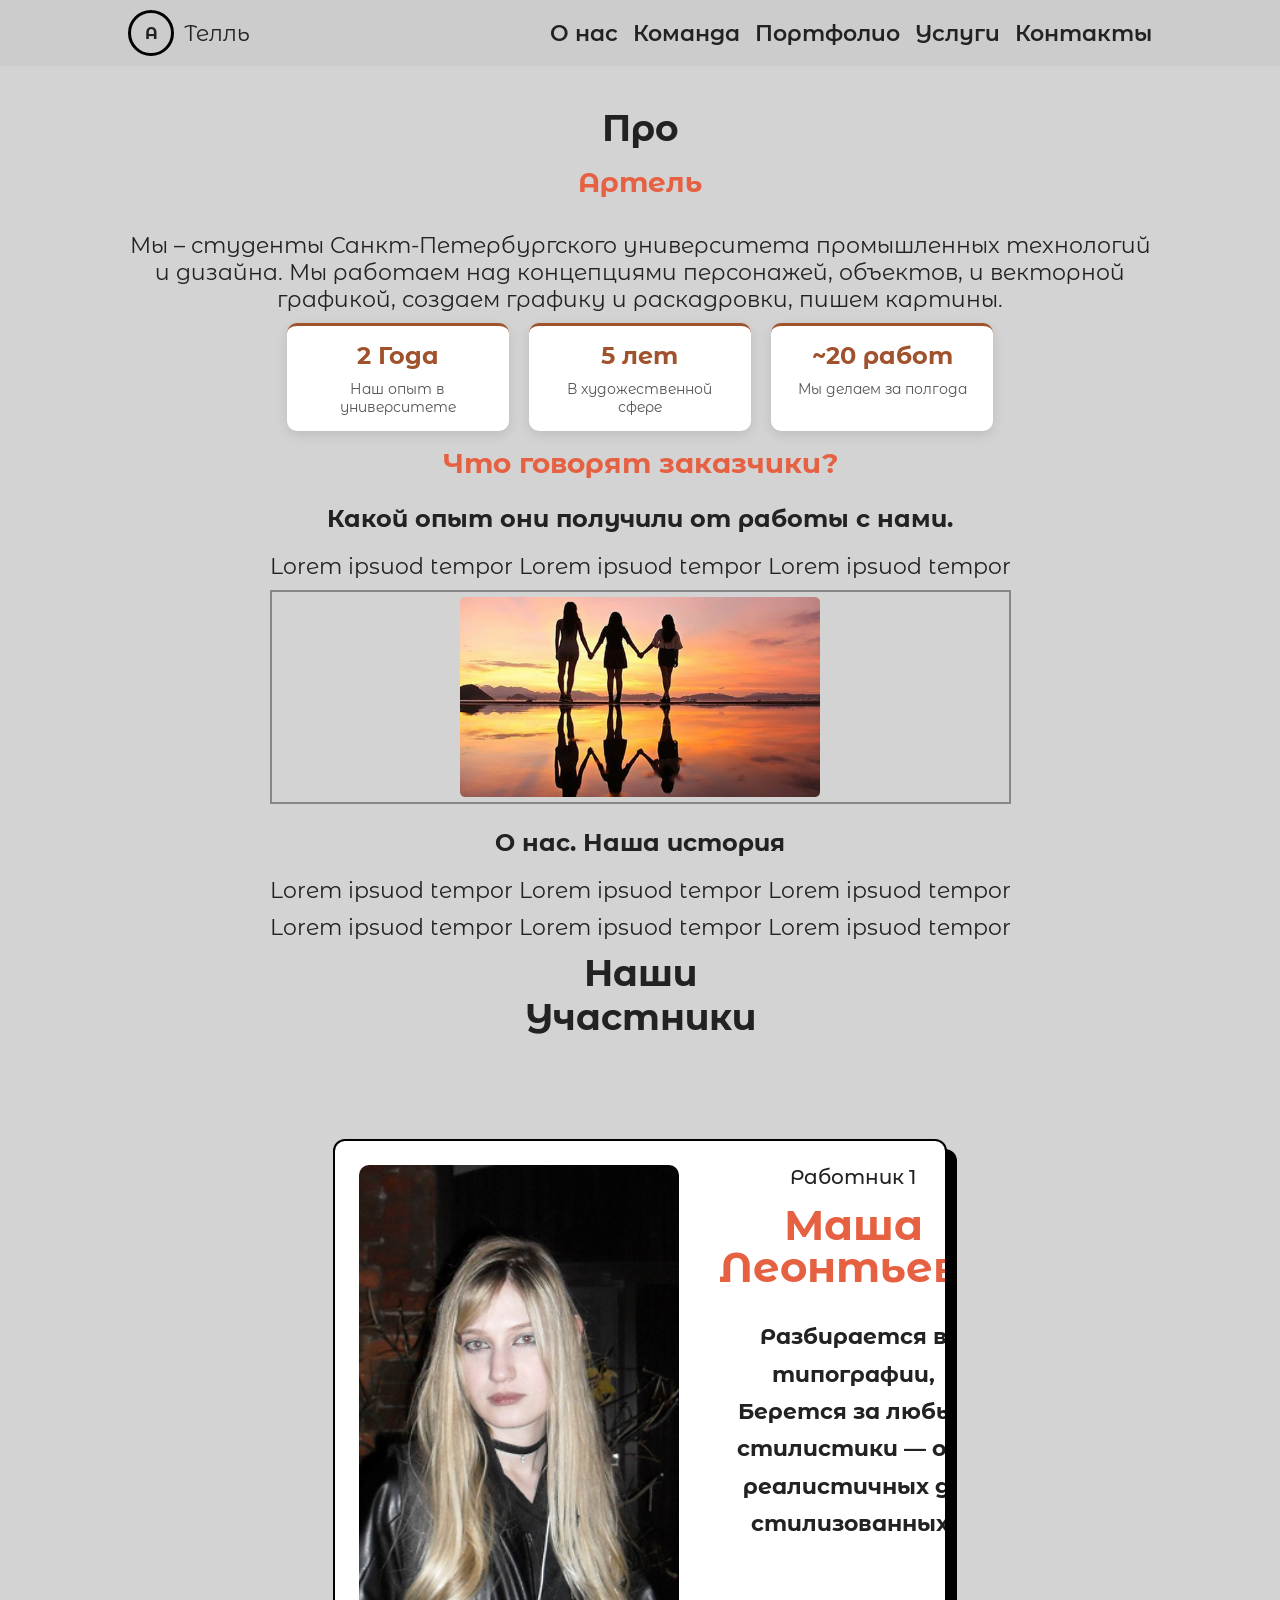
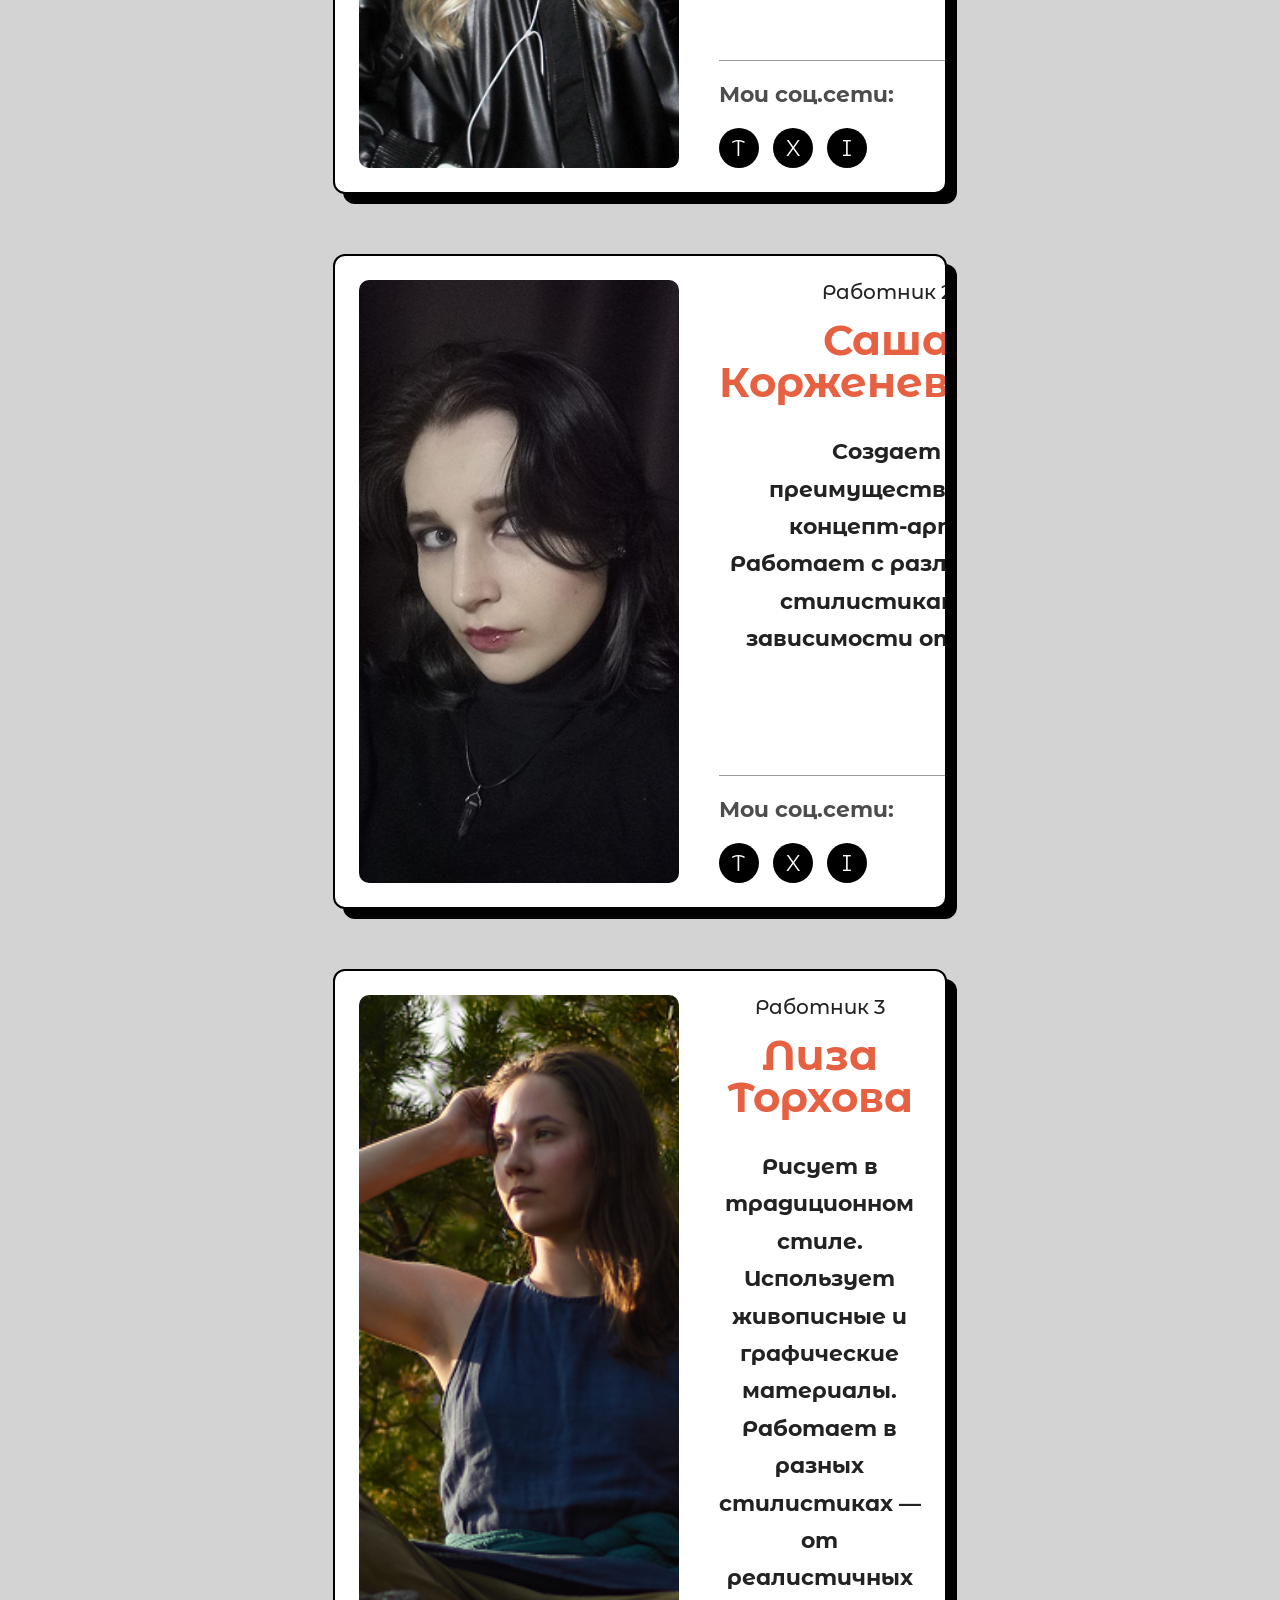
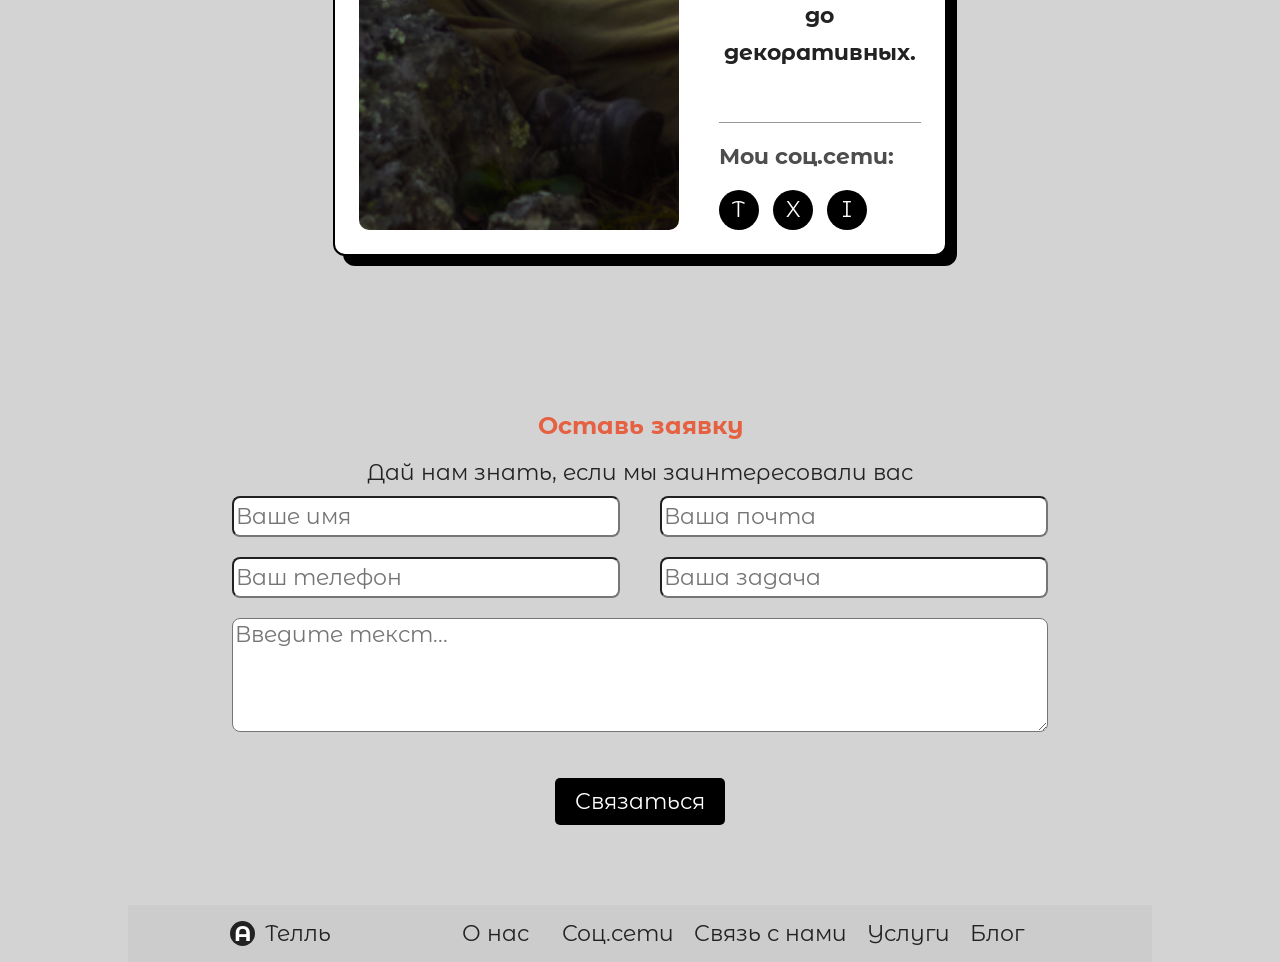
<file: page1.html>
<!DOCTYPE html>
<html lang="ru">
  <head>
    <meta charset="UTF-8" />
    <meta name="viewport" content="width=device-width, initial-scale=1.0" />
    <link rel="preconnect" href="https://fonts.googleapis.com">
    <link rel="preconnect" href="https://fonts.gstatic.com" crossorigin>
    <link href="https://fonts.googleapis.com/css2?family=Montserrat+Alternates:ital,wght@0,100;0,200;0,300;0,400;0,500;0,600;0,700;0,800;0,900;1,100;1,200;1,300;1,400;1,500;1,600;1,700;1,800;1,900&family=Onest:wght@100..900&display=swap" rel="stylesheet">
    <link href="style.css" rel="stylesheet" type="text/css">
    <title>Творческая страница</title>
    <link rel="stylesheet" href="style.css">
    </head>
  <body>
  
    <!-- Верхнее меню -->
    <header>
      <div class="container">
      
        <div class="logo">
          <div class="circle">А</div>
          <div>Телль</div>
        </div>
        <nav>
          <a href="#">О нас</a>
          <a href="page_3.html">Команда</a>
          <a href="#">Портфолио</a>
          <a href="#">Услуги</a>
          <a href="page2.html">Контакты</a>
        </nav>
      
      </div>
    </header> 
    
    <div class="container">
        <!-- Основной заголовок -->
    <div class="main-header">
      <h1>Про</h1>
      <h2>Артель</h2>
      <p>Мы – студенты Санкт-Петербургского университета промышленных технологий и дизайна. Мы работаем над концепциями персонажей, объектов, и векторной графикой, создаем графику и раскадровки, пишем картины.</p>
     <div class="container2">
    <div class="card_top">
      <div class="title">2 Года</div>
      <div class="subtitle">Наш опыт в университете</div>
    </div>
    <div class="card_top">
      <div class="title">5 лет</div>
      <div class="subtitle">В художественной сфере</div>
    </div>
    <div class="card_top">
      <div class="title">~20 работ</div>
      <div class="subtitle">Мы делаем за полгода</div>
    </div>
  </div>

    <!-- Заказчики -->
    <div class="aboutexp">
        <h2>Что говорят заказчики?</h2>
        <h3>Какой опыт они получили от работы с нами.</h3>
        <p>Lorem ipsuod tempor Lorem ipsuod tempor Lorem ipsuod tempor</p>
      <div class="image-item2"><img src="заглавная_онас.png" alt="Image main" /></div>
    </div>

    <!-- История -->
    <div class="history-section">
      <h3>О нас. Наша история</h3>
      <p>Lorem ipsuod tempor Lorem ipsuod tempor Lorem ipsuod tempor</p>   
       <p>Lorem ipsuod tempor Lorem ipsuod tempor Lorem ipsuod tempor</p>      
    </div>

    <!-- Участники -->
   <section class="hero">
    <div class="container">
        <h1>Наши Участники</h1>
    </div>
</section>

<section>
<div class="container team">

    <!-- МАША -->
    <article class="team-card">
        <div class="team-image">
            <img src="машавонас.png" alt="Маша">
        </div>
        <div class="team-content">
            <div>
                <div class="team-role">Работник 1</div>
                <h2 class="team-name">Маша Леонтьева</h2>
                <p class="team-description">
                     Разбирается в типографии,
                  Берется за любые стилистики —
                    от реалистичных до стилизованных.
                </p>
            </div>
            <div class="socials">
                <span>Мои соц.сети:</span>

                <div class="social-links">
                    <a href="#">T</a>
                    <a href="#">X</a>
                    <a href="#">I</a>
                </div>
            </div>
        </div>
    </article>

    <!-- САША -->
    <article class="team-card">
        <div class="team-image">
            <img src="сашавонас.png" alt="Саша">
        </div>
        <div class="team-content">
            <div>
                <div class="team-role">Работник 2</div>
                <h2 class="team-name">Саша Корженевская</h2>
                <p class="team-description">
                    Создает преимущественно концепт-арты.
                    Работает с различными стилистиками в зависимости от идеи.
                </p>
            </div>
            <div class="socials">
                <span>Мои соц.сети:</span>
                <div class="social-links">
                    <a href="#">T</a>
                    <a href="#">X</a>
                    <a href="#">I</a>
                </div>
            </div>
        </div>
    </article>
    <!-- ЛИЗА -->
    <article class="team-card">
        <div class="team-image">
            <img src="лизавонас.png" alt="Лиза">
        </div>
        <div class="team-content">
            <div>
                <div class="team-role">Работник 3</div>
                <h2 class="team-name">Лиза Торхова</h2>
<p class="team-description">
                    Рисует в традиционном стиле.
                    Использует живописные и графические материалы.
                    Работает в разных стилистиках —
                    от реалистичных до декоративных.
                </p>
            </div>
            <div class="socials">
                <span>Мои соц.сети:</span>
                <div class="social-links">
                    <a href="#">T</a>
                    <a href="#">X</a>
                    <a href="#">I</a>
                </div>
            </div>
        </div>
    </article>
</div>
</section>
 
    <!-- Оставить заявку -->
    <div class="footer-section">
      <h2>Оставь заявку</h2>
      <p>Дай нам знать, если мы заинтересовали вас</p>
      <div class="form-container">
                    <div class="form-group">
                      <input type="text" name="Полное имя" placeholder="Ваше имя">
                      <input type="text2" name="Email" placeholder="Ваша почта">
                    </div>
                    <div class="form-group">
                      <input type="text3" name="Телефон" placeholder="Ваш телефон">
                      <input type="text4" name="Задача" placeholder="Ваша задача">
                    </div>
                    <div class="secondformgroup">
                      <textarea name="Описание задачи" rows="4" cols="50" placeholder="Введите текст..." style="width: 810px; border-radius: 8px;"></textarea>
                      </div>
                    <button class="btn">Связаться</button>
                    </div>
    </div>
    </div>
    

    <!-- Нижний колонтитул -->
   <footer>  
      <div class="container">
        <div class="footer-left">
          <div class="circle-small">А</div>
          <div>Телль</div>
        </div>
        <div class="footer-center">
          <div>О нас</div>
          <div>Соц.сети</div>
          <div>Связь с нами</div>
          <div>Услуги</div>
          <div>Блог</div>
        </div>
      </div>
      
    </footer>
  </body>
</html>
</file>
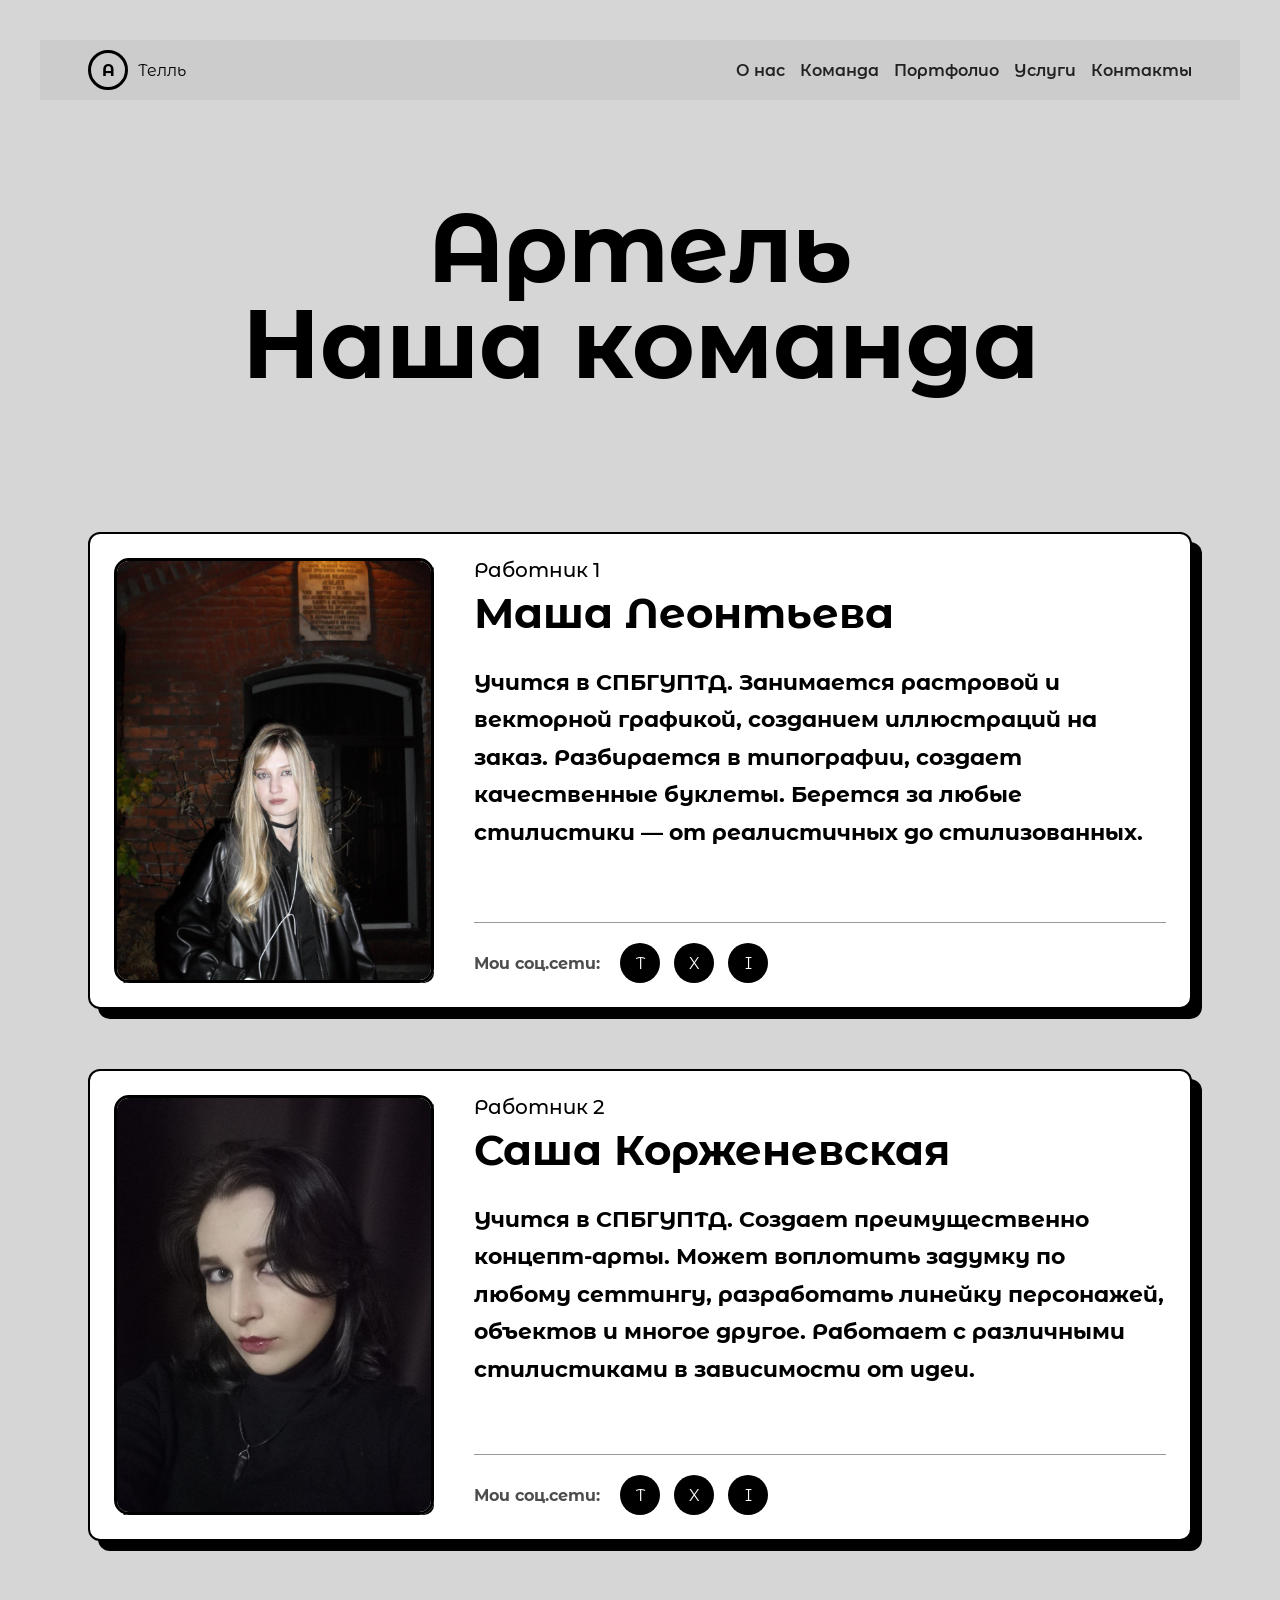
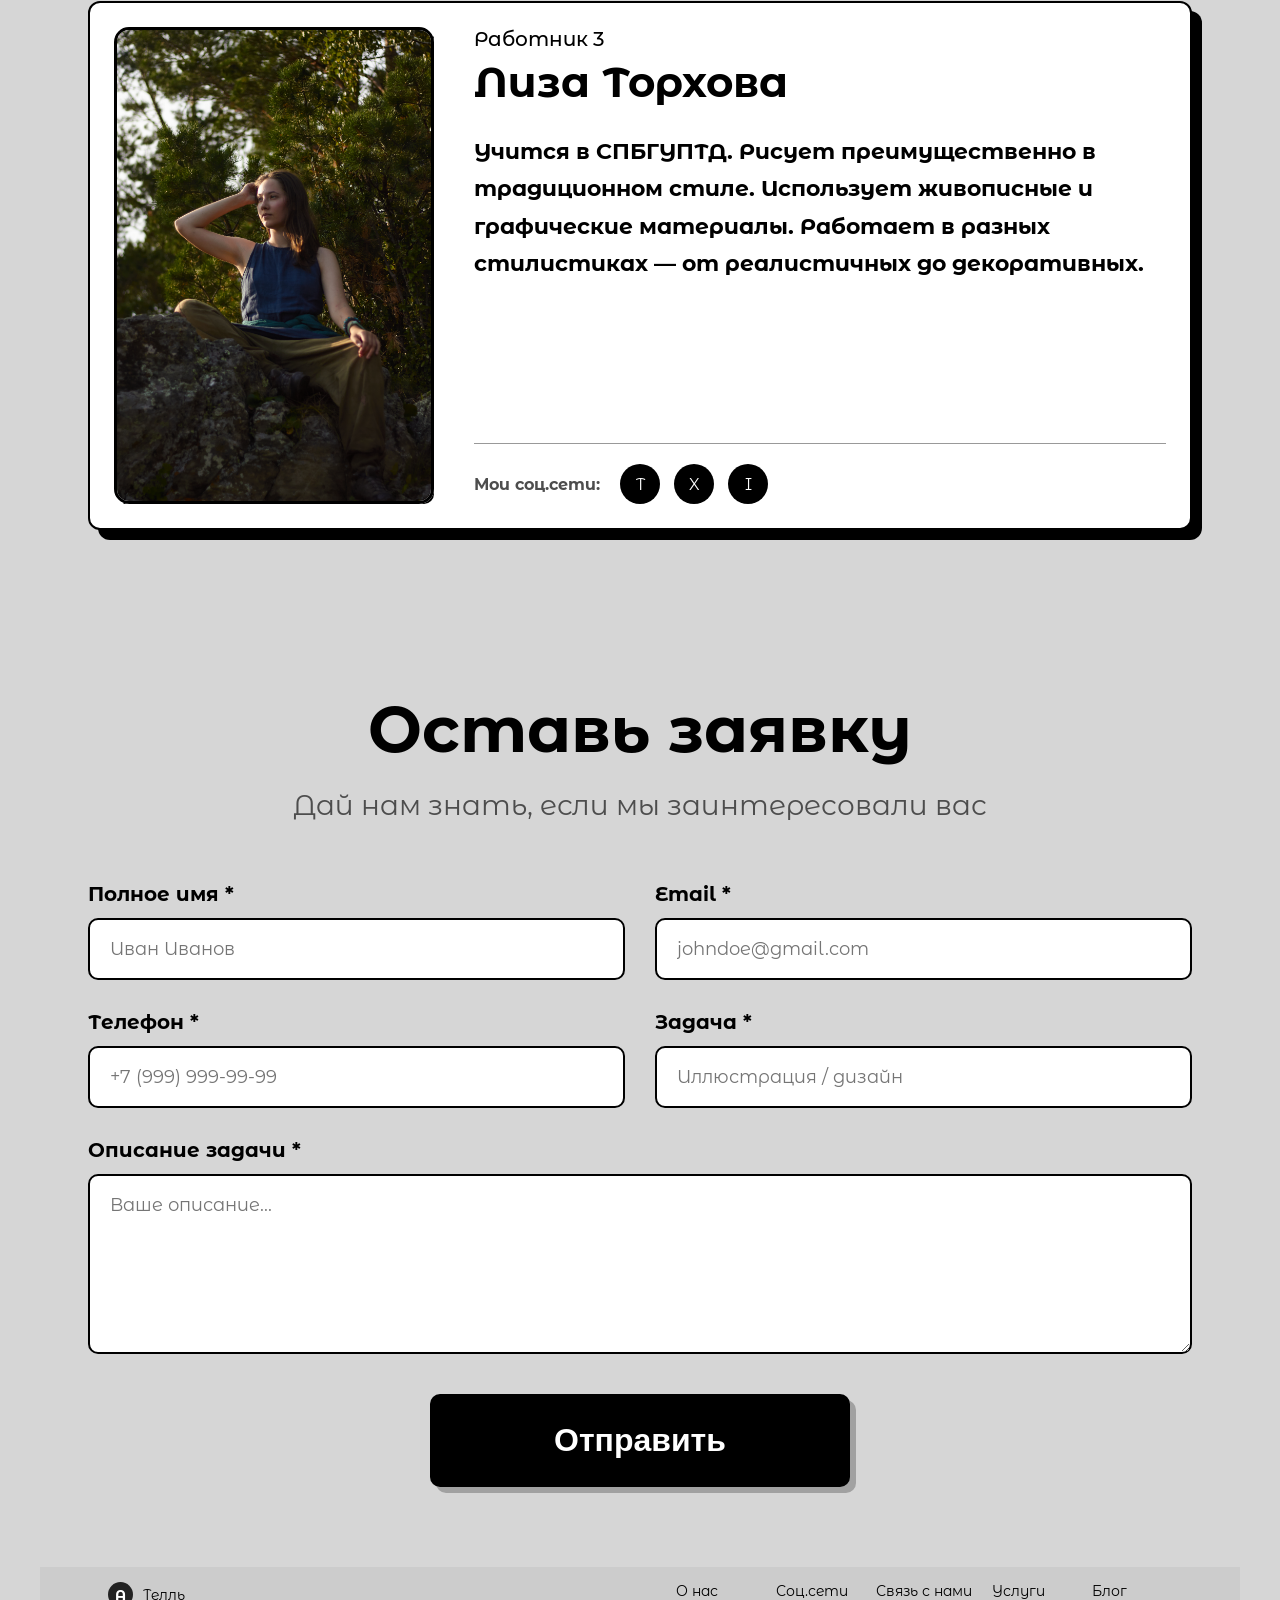
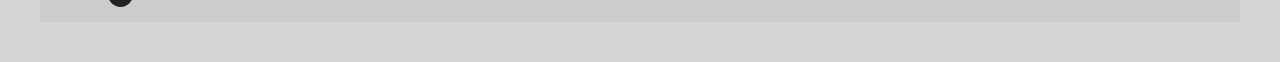
<file: page_3.html>
<!DOCTYPE html>
<html lang="ru">
<head>
<meta charset="UTF-8" />
<meta name="viewport" content="width=device-width, initial-scale=1.0"/>

<link rel="preconnect" href="https://fonts.googleapis.com">
<link rel="preconnect" href="https://fonts.gstatic.com" crossorigin>

<link href="https://fonts.googleapis.com/css2?family=Montserrat+Alternates:wght@400;500;700;800&display=swap" rel="stylesheet">
 <link rel="stylesheet" href="page3_style.css">
<title>Артель — Команда</title>

<style>

*{
    margin:0;
    padding:0;
    box-sizing:border-box;
}

body{
    font-family:'Montserrat Alternates', sans-serif;
    background:#d6d6d6;
    color:#000;
}

.container{
    width:min(1300px, 92%);
    margin:0 auto;
}

section{
    padding:80px 0;
}

/* ================= HEADER ================= */

 header{
    background: #ccc;
  }
  header .container{
    display: flex;
    justify-content: space-between;
    align-items: center;
    padding: 10px 0px;
    
  }

  .logo {
    display: flex;
    align-items: center;
  }
  .logo .circle {
    width: 40px;
    height: 40px;
    border-radius: 50%;
    border: 3px solid black;
    display: flex;
    justify-content: center;
    align-items: center;
    font-weight: bold;
    font-size: 16px;
    margin-right: 10px;
  }

  nav {
    display: flex;
    gap: 15px;
  }
  nav a {
    text-decoration: none;
    color: #222;
    font-weight: 600;
  }

/* ================= HERO ================= */

.hero{
    text-align:center;
    padding:100px 0 60px;
}

.hero h1{
    font-size:clamp(48px, 8vw, 96px);
    line-height:1;
    font-weight:700;
}

/* ================= TEAM ================= */

.team{
    display:flex;
    flex-direction:column;
    gap:60px;
}

.team-card{
    background:#fff;
    border:2px solid #000;
    border-radius:12px;
    box-shadow:10px 10px 0 #000;
    overflow:hidden;

    display:grid;
    grid-template-columns:320px 1fr;
    gap:40px;

    padding:24px;
}

.team-image{
    width:100%;
    height:100%;
    min-height:420px;
    border-radius:10px;
    overflow:hidden;
}

.team-image img{
    width:100%;
    height:100%;
    object-fit:cover;
    display:block;
}

.team-content{
    display:flex;
    flex-direction:column;
    justify-content:space-between;
}

.team-role{
    font-size:20px;
    font-weight:500;
    margin-bottom:10px;
}

.team-name{
    font-size:42px;
    line-height:1;
    font-weight:700;
    margin-bottom:30px;
}

.team-description{
    font-size:22px;
    line-height:1.7;
    font-weight:700;
    max-width:850px;
}

.socials{
    margin-top:40px;
    padding-top:20px;
    border-top:1px solid #999;

    display:flex;
    align-items:center;
    gap:20px;
    flex-wrap:wrap;
}

.socials span{
    color:#4D4D4D;
    font-weight:700;
}

.social-links{
    display:flex;
    gap:14px;
}

.social-links a{
    width:40px;
    height:40px;
    border-radius:50%;
    background:#000;
    color:#fff;
    text-decoration:none;

    display:flex;
    align-items:center;
    justify-content:center;

    transition:.3s;
}

.social-links a:hover{
    background:#CD4631;
    transform:translateY(-3px);
}

/* ================= FORM ================= */

.contact{
    text-align:center;
}

.contact h2{
    font-size:clamp(42px, 6vw, 64px);
    margin-bottom:20px;
}

.contact p{
    font-size:28px;
    color:#4D4D4D;
    margin-bottom:60px;
}

.form{
    display:grid;
    grid-template-columns:1fr 1fr;
    gap:30px;
}

.form-group{
    display:flex;
    flex-direction:column;
    gap:12px;
    text-align:left;
}

.form-group.full{
    grid-column:1 / -1;
}

label{
    font-size:20px;
    font-weight:700;
}

input,
textarea{
    width:100%;
    border:2px solid #000;
    border-radius:10px;
    padding:18px 20px;
    font-size:18px;
    font-family:inherit;
}

textarea{
    resize:vertical;
    min-height:180px;
}

button{
    margin:40px auto 0;
    width:100%;
    max-width:420px;

    border:none;
    border-radius:10px;

    background:#000;
    color:#fff;

    padding:28px;
    font-size:32px;
    font-weight:700;

    cursor:pointer;
    transition:.3s;
box-shadow:6px 6px 0 rgba(0,0,0,.25);
}

button:hover{
    transform:translateY(-3px);
}

/* ================= FOOTER ================= */

footer .container {
    
    padding: 15px 20px;
    display: flex;
    flex-wrap: wrap;
    justify-content: space-between;
    font-size: 14px;
  }
footer{
  background: #ccc;
}
.footer-left {
    display: flex;
    align-items: center;
    gap: 10px;
  }

.footer-left .circle-small {
    width: 25px;
    height: 25px;
    border-radius: 50%;
    background: #222;
    display: flex;
    justify-content: center;
    align-items: center;
    color: #fff;
    font-weight: bold;
  }

.footer-center {
    display: flex;
    gap: 20px;
    flex-wrap: wrap;
  }

.footer-center div {
    min-width: 80px;
  }

.footer-right {
    display: flex;
    gap: 10px;
    align-items: center;
  }

/* ================= RESPONSIVE ================= */

@media(max-width:900px){

    .team-card{
        grid-template-columns:1fr;
    }

    .team-image{
        min-height:350px;
    }

    .team-name{
        font-size:34px;
    }

    .team-description{
        font-size:18px;
    }

    .form{
        grid-template-columns:1fr;
    }

}

@media(max-width:600px){

    .menu{
        gap:20px;
    }

    .menu a{
        font-size:18px;
    }

    .contact p{
        font-size:20px;
    }

    button{
        font-size:24px;
    }

}

</style>
</head>

<body>

 <header>
      <div class="container">
      
        <div class="logo">
          <div class="circle">А</div>
          <div>Телль</div>
        </div>
        <nav>
          <a href="#">О нас</a>
          <a href="#">Команда</a>
          <a href="#">Портфолио</a>
          <a href="#">Услуги</a>
          <a href="#">Контакты</a>
        </nav>
      
      </div>
    </header> 

<section class="hero">
    <div class="container">
        <h1>Артель<br>Наша команда</h1>
    </div>
</section>

<section>
<div class="container team">

    <!-- МАША -->

    <article class="team-card">

        <div class="team-image">
            <img src="masha.jpg.png" alt="Маша">
        </div>

        <div class="team-content">

            <div>
                <div class="team-role">Работник 1</div>

                <h2 class="team-name">Маша Леонтьева</h2>

                <p class="team-description">
                    Учится в СПБГУПТД. Занимается растровой и векторной графикой,
                    созданием иллюстраций на заказ. Разбирается в типографии,
                    создает качественные буклеты. Берется за любые стилистики —
                    от реалистичных до стилизованных.
                </p>
            </div>

            <div class="socials">
                <span>Мои соц.сети:</span>

                <div class="social-links">
                    <a href="#">T</a>
                    <a href="#">X</a>
                    <a href="#">I</a>
                </div>
            </div>

        </div>

    </article>

    <!-- САША -->

    <article class="team-card">

        <div class="team-image">
            <img src="sasha.jpg.png" alt="Саша">
        </div>

        <div class="team-content">

            <div>
                <div class="team-role">Работник 2</div>

                <h2 class="team-name">Саша Корженевская</h2>

                <p class="team-description">
                    Учится в СПБГУПТД. Создает преимущественно концепт-арты.
                    Может воплотить задумку по любому сеттингу,
                    разработать линейку персонажей, объектов и многое другое.
                    Работает с различными стилистиками в зависимости от идеи.
                </p>
            </div>

            <div class="socials">
                <span>Мои соц.сети:</span>

                <div class="social-links">
                    <a href="#">T</a>
                    <a href="#">X</a>
                    <a href="#">I</a>
                </div>
            </div>

        </div>

    </article>

    <!-- ЛИЗА -->

    <article class="team-card">

        <div class="team-image">
            <img src="liza.jpg.png" alt="Лиза">
        </div>

        <div class="team-content">

            <div>
                <div class="team-role">Работник 3</div>

                <h2 class="team-name">Лиза Торхова</h2>
<p class="team-description">
                    Учится в СПБГУПТД. Рисует преимущественно в традиционном стиле.
                    Использует живописные и графические материалы.
                    Работает в разных стилистиках —
                    от реалистичных до декоративных.
                </p>
            </div>

            <div class="socials">
                <span>Мои соц.сети:</span>

                <div class="social-links">
                    <a href="#">T</a>
                    <a href="#">X</a>
                    <a href="#">I</a>
                </div>
            </div>

        </div>

    </article>

</div>
</section>

<section class="contact">

<div class="container">

    <h2>Оставь заявку</h2>

    <p>
        Дай нам знать, если мы заинтересовали вас
    </p>

    <form class="form">

        <div class="form-group">
            <label>Полное имя *</label>
            <input type="text" placeholder="Иван Иванов">
        </div>

        <div class="form-group">
            <label>Email *</label>
            <input type="email" placeholder="johndoe@gmail.com">
        </div>

        <div class="form-group">
            <label>Телефон *</label>
            <input type="tel" placeholder="+7 (999) 999-99-99">
        </div>

        <div class="form-group">
            <label>Задача *</label>
            <input type="text" placeholder="Иллюстрация / дизайн">
        </div>

        <div class="form-group full">
            <label>Описание задачи *</label>

            <textarea placeholder="Ваше описание..."></textarea>
        </div>

    </form>

    <button>Отправить</button>

</div>
</section>

 <footer>  
      <div class="container">
        <div class="footer-left">
          <div class="circle-small">А</div>
          <div>Телль</div>
        </div>
        <div class="footer-center">
          <div>О нас</div>
          <div>Соц.сети</div>
          <div>Связь с нами</div>
          <div>Услуги</div>
          <div>Блог</div>
        </div>
      </div>
      
    </footer>

</body>
</html>
</file>
<file: style.css>
body {
    margin: 0;
    background-color: #d3d3d3;
    color: #222;
  }
  .MontserratAlternates-uniquifier {
    font-family: "Montserrat Alternates", sans-serif;
    font-optical-sizing: auto;
    font-weight: weight;
    font-style: normal;
}
*{
 font-family: "Montserrat Alternates", sans-serif;
 font-size: 22px;
}
.container{
    width: 80%;
    margin: 0 auto;
}
  /* Верхнее меню */
  header{
    background: #ccc;
  }
  header .container{
    display: flex;
    justify-content: space-between;
    align-items: center;
    padding: 10px 0px;
    
  }

  .logo {
    display: flex;
    align-items: center;
  }
  .logo .circle {
    width: 40px;
    height: 40px;
    border-radius: 50%;
    border: 3px solid black;
    display: flex;
    justify-content: center;
    align-items: center;
    font-weight: bold;
    font-size: 16px;
    margin-right: 10px;
  }

  nav {
    display: flex;
    gap: 15px;
  }
  nav a {
    text-decoration: none;
    color: #222;
    font-weight: 600;
  }

  /* Главный блок */
.main-header {
    text-align: center;
    padding: 40px 0px;
    display: flex;
    flex-direction: column;
    align-items: center;
  }

h1 {
    font-size: 36px;
    font-weight: bold;
    margin: 0;
  }

h2 {
   display: flex;  
  font-size: 28px;
    font-weight: bold;
    color: #e66142;
    margin-top: 15px;
    justify-content: center;
  }

p {
    margin: 10px 0;
  }

button {
    padding: 10px 20px;
    background-color: black;
    color: #fff;
    border: none;
    margin-top: 20px;
    cursor: pointer;
    border-radius: 5px;
  }

  /* Галерея изображений */
.gallery {
    display: flex;
    justify-content: center;
    gap: 15px;

  }
   .container2 {
    display: flex;
    gap: 20px; /* расстояние между карточками */
    justify-content: center;
  }

  .card {
    background: #fff;
    border-radius: 5px;
    box-shadow: 0 4px 8px rgba(0,0,0,0.1);
    padding: 20px;
    width: 200px;
    box-sizing: border-box;
    border-top: 3px solid #a0522d; /* индекс цвета стенда */
    cursor: default;
    transition: transform 0.2s;
  }
  .card_top {
    background: #fff;
    border-radius: 5px;
    box-shadow: 0 4px 8px rgba(0,0,0,0.1);
    padding: 20px;
    width: 200px;
    box-sizing: border-box;
    border-top: 3px solid #a0522d; /* индекс цвета стенда */
    cursor: default;
    transition: transform 0.2s;
  }
  
  .card:hover {
    transform: translateY(-3px);
  }

  .title {
    font-size: 24px;
    font-weight: bold;
    margin-bottom: 10px;
    color: #a0522d;
  }

  .subtitle {
    font-size: 14px;
    color: #555;
  }

.image-item {
  display: flex;  
  border: 2px solid #878787;
    padding: 5px;
    width: 25%;
    height: 200px;
    overflow: hidden;
    position: relative;
    justify-content: center;
  }
  .image-item2 {
  display: flex;  
  border: 2px solid #878787;
    padding: 5px;
    height: 200px;
    overflow: hidden;
    position: relative;
    justify-content: center;
  }

.image-item img {
    width: 100%;
    height: 100%;
    object-fit: cover;
  }

  /* Соцсети */
.social-section {
    text-align: center;
    margin-top: 20px;
    display: flex;
    align-items: center;
    justify-content: space-evenly;
  }

  .social-icons {
    display: flex;
    justify-content: center;
    gap: 15px;
    margin-top: 10px;
  }

  .social-icons a {
    display: flex;
    align-items: center;
    justify-content: center;
    width: 40px;
    height: 40px;
    background: #222;
    color: #fff;
    border-radius: 50%;
    text-decoration: none;
    font-size: 20px;
  }

  /* Новые проекты */


h3 {
  display: flex; 
  font-size: 24px;
    font-weight: normal;
    margin-bottom: 20px;
    justify-content: center;
  font-weight: bold;
  }


section{
  margin-bottom: 100px;
}


.project h4 {
    margin: 10px 0 5px 0;
    font-size: 18px;
  }

.project p {
    font-size: 14px;
  }

  .cards-container {
    display: flex;
    gap: 20px;
  }
  .card {
    width: 45%;
    background: #fff;
    border-radius: 10px;
    box-shadow: 0 4px 12px rgba(0,0,0,0.1);
    overflow: hidden;
    position: relative;
    padding: 15px;
    box-sizing: border-box;
    display: flex;
    align-items: end;
    display: flex;
  }
 
.card_top {
   width: 45%;
    background: #fff;
    border-radius: 10px;
    box-shadow: 0 4px 12px rgba(0,0,0,0.1);
    overflow: hidden;
    position: relative;
    padding: 15px;
    box-sizing: border-box;
    display: flex;
    flex-direction: column;
    align-items: center;
    display: flex;
}

 /* Отзывы */


.review {
    width: 40%;
    
    background: #fff;
    padding: 15px;
    
    box-shadow: 0 0 5px rgba(0,0,0,0.1);
  }
.flex_review{
  display: flex;
  justify-content: space-between;
}
.review p {
    font-style: italic;
  }

.review .author {
    display: flex;
    align-items: center;
    margin-top: 10px;
  }

.author img {
    width: 40px;
    height: 40px;
    border-radius: 50%;
    margin-right: 10px;
  }

.nav-pag {
    display: flex;
    justify-content: center;
    gap: 10px;
    margin-top: 15px;
  }

.nav-pag button {
    padding: 5px 10px;
    border: 1px solid #999;
    background: #fff;
    cursor: pointer;
  }

  /* Работники новые */
 .project-list {
    display: flex;
    flex-wrap: wrap;
    justify-content: space-between;
    margin-bottom: 20px;
  }
  .project_left{
  display: flex;
  flex-direction: column;
  display: flex;
  flex-direction: column;
  align-items: flex-start;
  row-gap: 0.01px;
}
.project_right{
  display: flex;
  flex-direction: column;
  width: 50%;
  display: flex;
  flex-direction: column;
  align-items: center;
  row-gap: 0.01px;
  text-align: left;
}
.poject_left img {
    width: 50%;
    height: 50%;
    object-fit: cover;
    border-radius: 8px;
  }
  .case-title {
     font-size: 1.2rem;
    color: #222;
    margin-bottom: 3px;
    font-weight: bold ;
  }
  .description {
    font-size: 1.12rem;
    color: #6a6a6a;
    margin-bottom: 16px;
  }

 /* Оставляем заявку */
.footer-section {
    text-align: center;
    padding: 40px 20px;
  }

.footer-section h2 {
    font-size: 24px;
  }

.footer-section p {
    margin-top: 10px;
  }

 /* Нижний колонтитул */
footer .container {
    
    padding: 15px 20px;
    display: flex;
    flex-wrap: wrap;
    justify-content: space-between;
    font-size: 14px;
  }
footer{
  background: #ccc;
}
.footer-left {
    display: flex;
    align-items: center;
    gap: 10px;
  }

.footer-left .circle-small {
    width: 25px;
    height: 25px;
    border-radius: 50%;
    background: #222;
    display: flex;
    justify-content: center;
    align-items: center;
    color: #fff;
    font-weight: bold;
  }

.footer-center {
    display: flex;
    gap: 20px;
    flex-wrap: wrap;
  }

.footer-center div {
    min-width: 80px;
  }

.footer-right {
    display: flex;
    gap: 10px;
    align-items: center;
  }
  .form-container{
    display: flex;
    align-items: center;
    justify-content: center;
   
 }
.form-container {
  display: flex;
  flex-direction: column;
  align-items: center;
  row-gap:20px;
  
}
.form-group {
  display: flex;
  flex-direction: row;
  align-items: center;
  max-width: max-content;
  gap: 5%;
}
.flex-container2{
    display:flex;
    flex-direction: row;
     align-items: center;
      max-width: 90%;
      gap: 40px;
}
.form-group input{
  width: 400px;
  height: 35px;
  border-radius: 8px;
}

/* ================= TEAM ================= */

.team{
    display:flex;
    flex-direction:column;
    gap:60px;
    width: 60%;
}

.team-card{
    background:#fff;
    border:2px solid #000;
    border-radius:12px;
    box-shadow:10px 10px 0 #000;
    overflow:hidden;

    display:grid;
    grid-template-columns:320px 1fr;
    gap:40px;

    padding:24px;
}

.team-image{
    width:100%;
    height:100%;
    min-height:420px;
    border-radius:10px;
    overflow:hidden;
}

.team-image img{
    width:100%;
    height:100%;
    object-fit:cover;
    display:block;
}

.team-content{
    display:flex;
    flex-direction:column;
    justify-content:space-between;
}

.team-role{
    font-size:20px;
    font-weight:500;
    margin-bottom:10px;
}

.team-name{
    font-size:42px;
    line-height:1;
    font-weight:700;
    margin-bottom:30px;
}

.team-description{
    font-size:22px;
    line-height:1.7;
    font-weight:700;
    max-width:850px;
}

.socials{
    margin-top:40px;
    padding-top:20px;
    border-top:1px solid #999;

    display:flex;
    align-items:center;
    gap:20px;
    flex-wrap:wrap;
}

.socials span{
    color:#4D4D4D;
    font-weight:700;
}

.social-links{
    display:flex;
    gap:14px;
}

.social-links a{
    width:40px;
    height:40px;
    border-radius:50%;
    background:#000;
    color:#fff;
    text-decoration:none;

    display:flex;
    align-items:center;
    justify-content:center;

    transition:.3s;
}

.social-links a:hover{
    background:#CD4631;
    transform:translateY(-3px);
}

@media(max-width:900px){

    .team-card{
        grid-template-columns:1fr;
    }

    .team-image{
        min-height:350px;
    }

    .team-name{
        font-size:34px;
    }

    .team-description{
        font-size:18px;
    }

    .form{
        grid-template-columns:1fr;
    }

}

@media(max-width:600px){

    .menu{
        gap:20px;
    }

    .menu a{
        font-size:18px;
    }

    .contact p{
        font-size:20px;
    }

    button{
        font-size:24px;
    }

}
</file>
<file: page3_style.css>
*{
    margin:0;
    padding:0;
    box-sizing:border-box;
}

body{
    font-family:Arial, sans-serif;
    background:#d6d6d6;
    padding:40px;
}

.team{
    display:flex;
    gap:30px;
    justify-content:center;
    flex-wrap:wrap;
}

.team img{
    width:300px;
    height:400px;

    object-fit:cover;

    border-radius:15px;

    border:3px solid black;

    box-shadow:8px 8px 0 black;

    transition:0.3s;
}

.team img:hover{
    transform:translateY(-5px);
}
</file>
